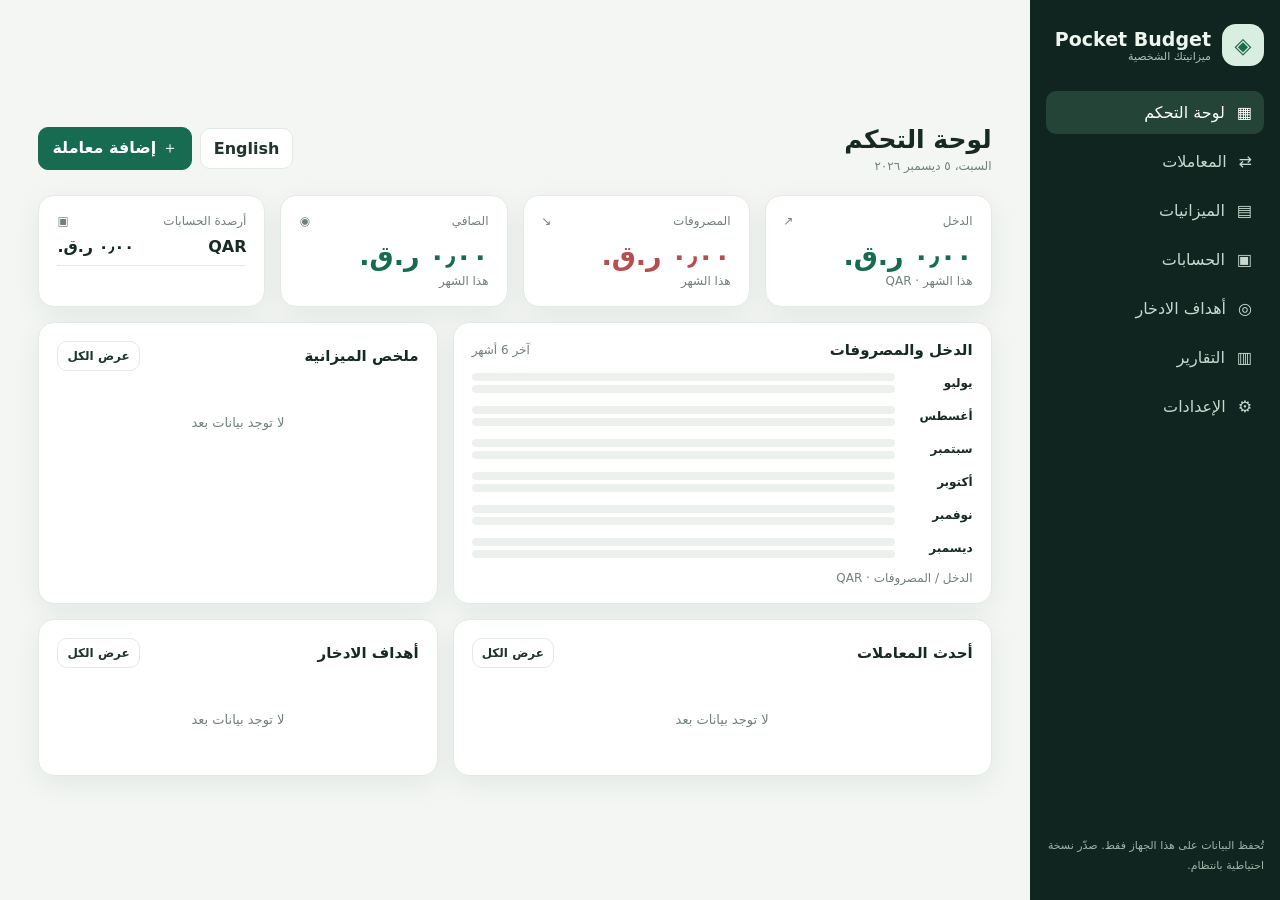
<file: index.html>
<!doctype html>
<html lang="ar" dir="rtl"><head><meta charset="utf-8"><meta name="viewport" content="width=device-width,initial-scale=1,viewport-fit=cover"><meta name="theme-color" content="#10251f"><meta name="description" content="Pocket Budget — تطبيق عربي لإدارة الميزانية الشخصية والدخل والمصروفات والادخار."><link rel="manifest" href="./manifest.webmanifest"><link rel="icon" href="./icons/icon-192.png"><link rel="apple-touch-icon" href="./icons/icon-192.png"><link rel="stylesheet" href="./styles.css"><title>Pocket Budget | الميزانية الشخصية</title></head>
<body><div class="shell"><aside><div class="brand"><div class="brandmark">◈</div><div>Pocket Budget<small>ميزانيتك الشخصية</small></div></div><nav class="nav">
<button class="active" data-page="dashboard">▦ <span data-i18n="dashboard">لوحة التحكم</span></button><button data-page="transactions">⇄ <span data-i18n="transactions">المعاملات</span></button><button data-page="budgets">▤ <span data-i18n="budgets">الميزانيات</span></button><button data-page="accounts">▣ <span data-i18n="accounts">الحسابات</span></button><button data-page="goals">◎ <span data-i18n="goals">أهداف الادخار</span></button><button data-page="reports">▥ <span data-i18n="reports">التقارير</span></button><button data-page="settings">⚙ <span data-i18n="settings">الإعدادات</span></button></nav><div class="privacy-note" data-i18n="privacy">تُحفظ البيانات على هذا الجهاز فقط. صدّر نسخة احتياطية بانتظام.</div></aside>
<main class="main"><header class="top"><div><h1 id="pageTitle">لوحة التحكم</h1><div class="sub" id="dateLine"></div></div><div class="actions"><button class="btn" id="langBtn">English</button><button class="btn primary" id="quickAdd">＋ <span data-i18n="addTx">إضافة معاملة</span></button></div></header>
<section class="page active" id="dashboard"><div class="toolbar" id="dashBar" style="display:none"><select id="dashCur" aria-label="العملة / Currency"></select></div><div class="grid stats"><div class="card"><div class="stat-label"><span data-i18n="income">الدخل</span> ↗</div><div class="stat-value positive" id="statIncome">0</div><div class="sub" id="statCaption">هذا الشهر</div></div><div class="card"><div class="stat-label"><span data-i18n="expense">المصروفات</span> ↘</div><div class="stat-value negative" id="statExpense">0</div><div class="sub" data-i18n="thisMonth">هذا الشهر</div></div><div class="card"><div class="stat-label"><span data-i18n="net">الصافي</span> ◉</div><div class="stat-value" id="statNet">0</div><div class="sub" data-i18n="thisMonth">هذا الشهر</div></div><div class="card"><div class="stat-label"><span data-i18n="balance">أرصدة الحسابات</span> ▣</div><div id="statBalance"></div></div></div><div class="grid two"><div class="card"><div class="section-head"><h2 data-i18n="incomeExpense">الدخل والمصروفات</h2><span class="sub" data-i18n="monthly">آخر 6 أشهر</span></div><div id="monthBars" class="bars"></div></div><div class="card"><div class="section-head"><h2 data-i18n="budgetSummary">ملخص الميزانية</h2><button class="btn small" data-goto="budgets" data-i18n="viewAll">عرض الكل</button></div><div id="budgetPreview"></div></div><div class="card"><div class="section-head"><h2 data-i18n="recent">أحدث المعاملات</h2><button class="btn small" data-goto="transactions" data-i18n="viewAll">عرض الكل</button></div><div id="recent" class="list"></div></div><div class="card"><div class="section-head"><h2 data-i18n="goals">أهداف الادخار</h2><button class="btn small" data-goto="goals" data-i18n="viewAll">عرض الكل</button></div><div id="goalPreview"></div></div></div></section>
<section class="page" id="transactions"><div class="card"><div class="section-head"><h2 data-i18n="transactions">المعاملات</h2><button class="btn primary" id="newTx">＋ <span data-i18n="addTx">إضافة معاملة</span></button></div><div class="toolbar"><input id="filterSearch" placeholder="بحث / Search"><select id="filterType"><option value="all">الكل / All</option><option value="income">الدخل / Income</option><option value="expense">المصروفات / Expenses</option><option value="transfer">تحويل / Transfer</option></select><input type="month" id="filterMonth"></div><div class="table-wrap"><table><thead><tr><th data-i18n="date">التاريخ</th><th data-i18n="description">الوصف</th><th data-i18n="category">التصنيف</th><th data-i18n="account">الحساب</th><th data-i18n="type">النوع</th><th data-i18n="amount">المبلغ</th><th></th></tr></thead><tbody id="txRows"></tbody></table></div></div></section>
<section class="page" id="budgets"><div class="card"><div class="section-head"><h2 data-i18n="budgets">الميزانيات</h2><button class="btn primary" id="newBudget">＋ <span data-i18n="addBudget">ميزانية جديدة</span></button></div><div id="budgetList"></div></div></section>
<section class="page" id="accounts"><div class="card"><div class="section-head"><h2 data-i18n="accounts">الحسابات</h2><button class="btn primary" id="newAccount">＋ <span data-i18n="addAccount">حساب جديد</span></button></div><div id="accountList"></div><p class="footnote" data-i18n="accountsHint">الرصيد محسوب لكل عملة على حدة؛ لا نجمع عملات مختلفة دون سعر صرف.</p></div></section>
<section class="page" id="goals"><div class="card"><div class="section-head"><h2 data-i18n="goals">أهداف الادخار</h2><button class="btn primary" id="newGoal">＋ <span data-i18n="addGoal">هدف جديد</span></button></div><div id="goalList"></div></div></section>
<section class="page" id="reports"><div class="grid two"><div class="card"><div class="section-head"><h2 data-i18n="monthReport">ملخص الشهر</h2></div><input type="month" id="reportMonth"><div id="reportSummary"></div></div><div class="card"><div class="section-head"><h2 data-i18n="categorySpend">المصروفات حسب التصنيف</h2></div><div id="categoryReport"></div></div></div><div class="card" style="margin-top:15px"><div class="section-head"><h2 data-i18n="backup">نسخة احتياطية</h2></div><div class="actions"><button class="btn primary" id="backup" data-i18n="export">تصدير JSON</button><button class="btn" id="csv" data-i18n="exportCsv">تصدير CSV</button><label class="btn" for="restore" data-i18n="restore">استيراد نسخة</label><input id="restore" type="file" accept="application/json,.json" hidden></div></div></section>
<section class="page" id="settings"><div class="card"><div class="section-head"><h2 data-i18n="settings">الإعدادات</h2></div><div class="formgrid"><div class="field"><label data-i18n="language">اللغة</label><select id="languageSetting"><option value="ar">العربية</option><option value="en">English</option></select></div></div><p class="notice" data-i18n="currencyWarning">لا يوجد تحويل تلقائي بين العملات. سجّل كل حساب ومعاملة بعملته الفعلية.</p><p class="footnote" data-i18n="privacy">تُحفظ البيانات على هذا الجهاز فقط. صدّر نسخة احتياطية بانتظام.</p><button class="btn primary" id="saveSettings" data-i18n="save">حفظ</button> <button class="btn danger" id="clearData" data-i18n="clear">مسح جميع البيانات</button></div></section></main></div>
<div class="modal" id="modal"><div class="dialog" role="dialog" aria-modal="true" aria-labelledby="modalTitle"><div class="dialog-head"><h2 id="modalTitle"></h2><button class="close" id="close" type="button" aria-label="إغلاق / Close">×</button></div><form id="form"><div class="formgrid" id="fields"></div><div class="actions" style="margin-top:18px"><button class="btn primary" type="submit" data-i18n="save">حفظ</button><button class="btn" type="button" id="cancel" data-i18n="cancel">إلغاء</button></div></form></div></div><div class="toast" id="toast" role="status" aria-live="polite"></div><script src="./app.js" defer></script></body></html>
</file>
<file: styles.css>
:root{font-family:Inter,system-ui,-apple-system,"Segoe UI",Tahoma,Arial,sans-serif;color:#172923;background:#f3f6f3;font-synthesis:none;text-rendering:optimizeLegibility;--green:#176b50;--deep:#10251f;--muted:#718078;--line:#e3eae5;--panel:#fff;--red:#b94c4c;--shadow:0 8px 28px #142b2010}*{box-sizing:border-box}body{margin:0}button,input,select{font:inherit}button{cursor:pointer}.shell{min-height:100vh;display:grid;grid-template-columns:250px minmax(0,1fr)}aside{background:var(--deep);color:#edf5ef;padding:24px 16px;display:flex;flex-direction:column;gap:25px}.brand{display:flex;align-items:center;gap:11px;font-weight:800;font-size:19px}.brandmark{width:42px;height:42px;border-radius:14px;background:#d9eee0;color:var(--green);display:grid;place-items:center;font-size:22px}.brand small{display:block;font-size:11px;font-weight:400;color:#afc3b7}.nav{display:grid;gap:6px}.nav button{border:0;background:none;color:#c8d8ce;text-align:start;padding:12px;border-radius:10px;display:flex;align-items:center;gap:12px}.nav button.active,.nav button:hover{background:#244438;color:white}.privacy-note{margin-top:auto;color:#9fb4a8;font-size:11px;line-height:1.8}.main{padding:26px clamp(15px,3vw,42px);max-width:1600px;width:100%;margin:auto}.top{display:flex;justify-content:space-between;align-items:center;gap:14px;margin-bottom:22px}.top h1{font-size:25px;margin:0 0 5px}.muted,.sub{color:var(--muted);font-size:12px}.actions,.toolbar{display:flex;gap:8px;flex-wrap:wrap;align-items:center}.btn{border:1px solid var(--line);background:#fff;color:#20352b;border-radius:10px;padding:10px 13px;font-weight:650}.btn.primary{background:var(--green);border-color:var(--green);color:#fff}.btn.danger{color:var(--red)}.btn.small{padding:7px 9px;font-size:12px}.grid{display:grid;gap:15px}.stats{grid-template-columns:repeat(4,minmax(0,1fr));margin-bottom:15px}.card{background:var(--panel);border:1px solid var(--line);border-radius:16px;padding:18px;box-shadow:var(--shadow);min-width:0}.stat-label{display:flex;justify-content:space-between;color:var(--muted);font-size:12px}.stat-value{font-size:clamp(19px,2.2vw,27px);font-weight:800;margin:12px 0 3px;overflow-wrap:anywhere}.positive{color:var(--green)}.negative{color:var(--red)}.two{grid-template-columns:1.35fr 1fr}.section-head{display:flex;justify-content:space-between;align-items:center;gap:10px;margin-bottom:14px}.section-head h2{font-size:15px;margin:0}.bars{display:grid;gap:13px}.barrow{display:grid;grid-template-columns:68px 1fr;gap:10px;align-items:center;font-size:12px}.barpair{display:grid;gap:4px}.track,.progress{height:8px;background:#edf1ee;border-radius:20px;overflow:hidden}.fill,.progress>span{display:block;height:100%;background:var(--green);border-radius:20px}.fill.expense{background:#d47b72}.list{display:grid}.item{display:flex;justify-content:space-between;align-items:center;gap:12px;padding:12px 0;border-bottom:1px solid var(--line)}.item:last-child{border:0}.item-main{display:flex;align-items:center;gap:10px;min-width:0}.bubble{width:36px;height:36px;border-radius:11px;background:#e8f3ed;display:grid;place-items:center;flex:none}.item-title{font-weight:700;font-size:13px}.item-meta{font-size:11px;color:var(--muted);margin-top:3px}.amount{font-weight:750;white-space:nowrap;direction:ltr}.table-wrap{overflow:auto}table{width:100%;border-collapse:collapse;white-space:nowrap}th,td{text-align:start;padding:12px 9px;border-bottom:1px solid var(--line);font-size:12px}th{color:var(--muted);font-weight:650}.tag{display:inline-block;padding:4px 8px;border-radius:30px;background:#edf2ee;font-size:11px}.empty{text-align:center;padding:30px 8px;color:var(--muted);font-size:13px}.page{display:none}.page.active{display:block}.toolbar{margin-bottom:13px}.toolbar input,.toolbar select,.field input,.field select{border:1px solid var(--line);border-radius:9px;padding:10px;background:white;color:inherit;min-width:0}.toolbar input{flex:1;min-width:150px}.formgrid{display:grid;grid-template-columns:1fr 1fr;gap:12px}.field{display:grid;gap:6px}.field.full{grid-column:1/-1}.field label{font-size:12px;color:var(--muted);font-weight:650}.field input,.field select{width:100%}.progress{margin:9px 0}.modal{display:none;position:fixed;inset:0;background:#071b13aa;z-index:10;place-items:center;padding:15px}.modal.open{display:grid}.dialog{width:min(560px,100%);max-height:90vh;overflow:auto;background:white;border-radius:17px;padding:21px}.dialog-head{display:flex;justify-content:space-between;align-items:center;margin-bottom:16px}.dialog-head h2{font-size:18px;margin:0}.close{border:0;background:#f0f3f0;border-radius:9px;width:34px;height:34px}.notice{background:#fff8e9;border:1px solid #f1dfb8;color:#79591f;border-radius:11px;padding:12px;font-size:12px;line-height:1.8}.footnote{font-size:11px;color:var(--muted);line-height:1.8}.currency-total{display:flex;justify-content:space-between;padding:9px 0;border-bottom:1px solid var(--line)}.goalrow{display:grid;grid-template-columns:1fr auto;gap:8px;align-items:center}.goalrow .progress{grid-column:1/-1}.toast{position:fixed;bottom:20px;inset-inline-end:20px;background:#173c2d;color:white;padding:12px 16px;border-radius:10px;box-shadow:var(--shadow);z-index:20;display:none}.toast.show{display:block}.ltr{direction:ltr;unicode-bidi:plaintext}@media(max-width:900px){.shell{grid-template-columns:1fr}aside{padding:12px 14px;gap:12px}.brand{font-size:16px}.brandmark{width:35px;height:35px}.nav{display:flex;overflow-x:auto}.nav button{white-space:nowrap;padding:9px 10px;font-size:12px}.privacy-note{display:none}.main{padding:17px 13px}.stats{grid-template-columns:repeat(2,minmax(0,1fr))}.two{grid-template-columns:1fr}.top h1{font-size:21px}}@media(max-width:430px){.formgrid{grid-template-columns:1fr}.field.full{grid-column:auto}.top{align-items:flex-start}.btn{padding:9px 10px;font-size:12px}}
:focus-visible{outline:2px solid #2f9e78;outline-offset:2px}
.dialog{overscroll-behavior:contain}
.goalrow .actions{flex-wrap:nowrap}
.field label{cursor:pointer}
</file>
